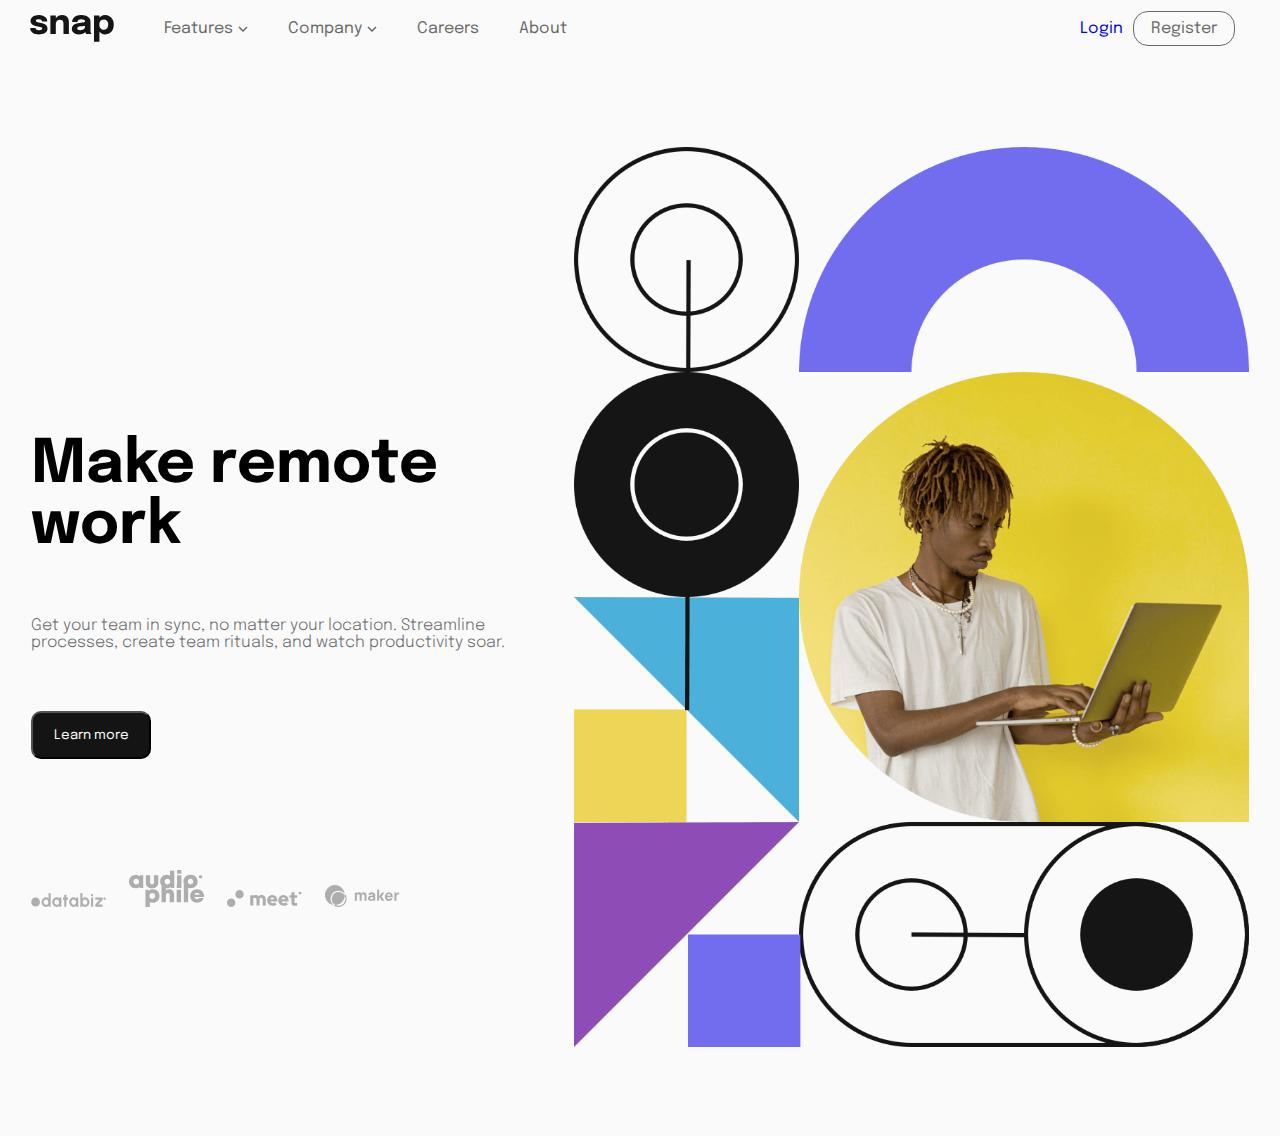
<file: index.html>
<!DOCTYPE html>
<html lang="en">

<head>
  <meta charset="UTF-8" />
  <meta name="viewport" content="width=device-width, initial-scale=1.0" />
  <meta http-equiv="X-UA-Compatible" content="ie=edge" />
  <link rel="stylesheet" href="/css/style.css" />
  <link rel="preconnect" href="https://fonts.googleapis.com">
  <link rel="preconnect" href="https://fonts.gstatic.com" crossorigin>
  <link href="https://fonts.googleapis.com/css2?family=Epilogue:wght@500;700&display=swap" rel="stylesheet">
  <link rel="shortcut icon" href="/dist/img/favicon.ico" type="image/x-icon" />


  <title>Awoyemi Patrick</title>
</head>

<body>
  <header class="navbar">
    <img class="logo" src="images/logo.svg" alt="snap logo" />


    <nav>

      <!-- <div class="nav-links"> -->
      <div class="features">
        <a class="nav-link" href="#">Features <img src="images/icon-arrow-down.svg" class="icon-arrow" /></a>
        <!-- dropdown content -->
        <ul class="features-dropdown hide-content">
          <li class="dropdown-items">
            <img src="images/icon-todo.svg" alt="todo icon" /><a href="#" class="dropdown-item">Todo List</a>
          </li>
          <li class="dropdown-items">
            <img src="images/icon-calendar.svg" alt="calendar icon" /><a href="#" class="dropdown-item">Calendar</a>
          </li>
          <li class="dropdown-items">
            <img src="images/icon-reminders.svg" alt="reminders icon" /><a href="#" class="dropdown-item">Reminders</a>
          </li>
          <li class="dropdown-items">
            <img src="images/icon-planning.svg" alt="planning icon" /><a href="#" class="dropdown-item">Planning</a>
          </li>
        </ul>
      </div>

      <div class="company">
        <a class="nav-link" href="#">Company <img src="images/icon-arrow-down.svg" class="icon-arrow" /></a>

        <ul class="company-dropdown hide-content">
          <li class="dropdown-items"><a href="#" class="dropdown-item">History</a></li>
          <li class="dropdown-items"><a href="#" class="dropdown-item">Our team</a></li>
          <li class="dropdown-items"><a href="#" class="dropdown-item">Blog</a></li>
        </ul>
      </div>
      <ul class="nav-links">
        <li><a class="nav-link" href="#">Careers</a></li>
        <li><a class="nav-link" href="#">About</a></li>
      </ul>
      <ul class="right">
        <li><a class="nav-right" href="#">Login</a></li>
        <li><a class="nav-right register-btn" href="#">Register</a></li>
      </ul>

      <!-- </div> -->
    </nav>
    <div class="menu-btn">
      <span class="menu-btn__burger"></span>
    </div>
  </header>

  <div class="row">
    <div class="colmn-1">
      <div class="colmn-1-content">
        <h1>Make remote work</h1>
        <p>Get your team in sync, no matter your location. Streamline processes,
          create team rituals, and watch productivity soar.</p>
        <button>Learn more</button>
      </div>

      <div class="clients">
        <img src="/images/client-databiz.svg" alt="databiz">
        <img src="/images/client-audiophile.svg" alt="audiophile">
        <img src="/images/client-meet.svg" alt="meet">
        <img src="/images/client-maker.svg" alt="maker">
      </div>
    </div>
    <div class="colmn-2">
      <img src="/images/image-hero-desktop.png" alt="image-hero-desktop" class="desktop">
      <img src="/images/image-hero-mobile.png" alt="image-hero-mobile" class="mobile">
    </div>
  </div>


  <!-- <script src="https://kit.fontawesome.com/6d2ea823d0.js"></script> -->
  <script src="/script.js"></script>
</body>

</html>
</file>
<file: css/style.css>
:root {
    --almost-white: hsl(0, 0%, 98%);
    --medium-gray: hsl(0, 0%, 41%);
    --almost-black: hsl(0, 0%, 8%);
}

* {
    font-family: 'Epilogue', sans-serif;
    box-sizing: border-box;
    padding: 0;
    margin: 0;
}


html {
    font-size: 62.5%;
}

body {
    font-family: 'Epilogue', sans-serif;
    background-color: var(--almost-white);
    overflow-x: hidden;
}

.menu-btn {
    position: absolute;
    position: fixed;
    z-index: 1;
    right: 1rem;
    top: 1rem;
    height: 20px;
    width: 28px;
    cursor: pointer;
    transition: all 0.5s ease-in-out;
    visibility: hidden;
}

.menu-btn__burger {
    position: absolute;
    right: 0;
    top: 0.5rem;
    width: 24px;
    height: 3px;
    background: black;
    transition: all 0.5s ease-in-out;
}

.menu-btn__burger::before {
    content: "";
    position: absolute;
    top: -8px;
    width: 26px;
    height: 3px;
    background: black;
    transition: all 0.5s ease-in-out;
}

.menu-btn__burger::after {
    content: "";
    position: absolute;
    top: 8px;
    width: 22px;
    height: 3px;
    background: black;
    transition: all 0.5s ease-in-out;
}

.menu-btn__burger.open {
    transform: rotate(720deg);
    background: transparent;
}

.menu-btn__burger.open::before {
    transform: rotate(45deg) translate(5px, 8px);
}

.menu-btn__burger.open::after {
    width: 28px;
    transform: rotate(-45deg) translate(3px, -7px);
}


.navbar {
    width: 100%;
    margin: 1.5rem 3rem;
    font-size: 1.6rem;
    display: flex;
    align-items: center;
}

nav {
    display: flex;
    flex-grow: 1;
    margin-left: 3rem
}

.nav-links {
    margin: ;
    display: flex;
    align-items: center;
    justify-items: center;
}

.nav-link {
    display: flex;
    align-items: center;
    margin: 0 2rem;
    gap: 5px;
    text-decoration: none;
    color: var(--medium-gray);
}

.nav-links {
    list-style-type: none;
    display: flex;

}

.nav-link:hover,
.nav-link:active {
    color: var(--almost-black);
    transition: 0.4s;
}

.right {
    margin-left: auto;
    margin-right: 2.5rem;
    display: flex;
    justify-content: flex-end;
    list-style-type: none;
}

.right .nav-right {
    padding: 0 1rem;
    text-decoration: none;
}

.right .register-btn {
    border: 1px solid;
    padding: .5em 1.7rem;

}

.register-btn {
    color: var(--medium-gray);
    background-color: var(--almost-white);
    border: 1px solid var(--medium-gray);
    cursor: pointer;
    border-radius: 15px;
    width: 100px;
    padding: 1rem;
    margin-right: 5rem;
    cursor: pointer;
}

.register-btn:hover,
.register-btn:active {
    border-color: var(--almost-black);
    color: var(--almost-black);
    transition: 0.4s;
}

.features,
.company {
    position: relative;
}

.features-dropdown,
.company-dropdown {
    z-index: 100;
    list-style-type: none;
    position: absolute;
    display: flex;
    flex-direction: column;
    gap: 2rem;
    color: var(--medium-gray);
    background-color: #fff;
    padding: 1.8rem;
    border-radius: 1.5rem;
    box-shadow: 0px 10px 10px 1px rgba(0, 0, 0, 0.2);
    transition: opacity 0.25s;
    opacity: 1;
}


.features-dropdown {
    left: -25%;
    transform: translate(-30%, 8%);
}

.company-dropdown {
    transform: translateY(8%);
    min-width: 12rem;
}

.dropdown-items {
    display: flex;
    gap: 2rem;
}

.dropdown-item {
    text-decoration: none;
    font-size: 15px;
    color: var(--medium-gray);
}

.dropdown-item:hover,
.dropdown-item:active {
    color: var(--almost-black);
}

.hide-content {
    opacity: 0;
    transition: opacity 0.25s;
}


/**      Main     **/

.row {
    display: flex;
    justify-content: space-evenly;
    align-items: center;
    padding: 7% 0;
}

.colmn-1 {
    position: relative;
    display: flex;
    justify-content: center;
    flex-direction: column;
    flex-basis: 40%;
    /* padding-left: 9.5%; */
}

.colmn-1 h1 {
    font-size: 60px;
}

.colmn-1 p {
    font-size: 16px;
    color: var(--medium-gray);
    font-weight: 300;
    padding: 2rem 0;
    margin: 4rem 0;
}

button {
    width: 120px;
    padding: 1.5rem;
    border-radius: 10px;
    background: var(--almost-black);
    color: var(--almost-white);
    transition: .5s;
}

button:hover {
    color: var(--almost-black);
    background: var(--almost-white);
}

.clients {
    position: absolute;
    bottom: -15rem;
}

.clients img {
    margin-right: 2rem;
    width: 75px;
}

.colmn-2 {
    display: flex;
    justify-content: center;
    align-items: center;
    flex-basis: 60%
    width: 100%;
    height: auto;
}

.desktop {
    display: initial;
}
.mobile {
    display: none;
}

 .colmn-2 .desktop {
    width: 100%;
    height: 100vh;
    
}



@media screen and (max-width: 769px) {
    .row {
        display: flex;
        flex-direction: column-reverse;
        align-items: center;
        justify-content: center;
        text-align: center;
       
    }


    .menu-btn {
        z-index: 10;
        visibility: visible;
    }

    nav {
        margin-top: 0;
        visibility: hidden;
    }

    nav.open {
        visibility: visible;
    }


    nav {
        display: flex;
        position: fixed;
        z-index: 10;
        flex-flow: column;
        align-items: center;
        margin-top: 25rem;
        justify-content: center;
        height: 100vh;
        width: -100%;
        background: var(--almost-white);
        list-style-type: none;
        transform: translateX(100%);
        transition: all 0.5s ease-in-out;
    }

    nav .nav-links.open {
        transform: translateX(0);
    }

    nav .menu-nav__item {
        transform: translateX(100vw);
        transition: all 0.5s ease-in-out;
    }

    nav .menu-nav__item.open {
        transform: translateX(0);
    }

    nav .nav-links{
        margin-bottom: 3.5rem;
    }

    .nav-links {
        list-style-type: none;
        display: block;

    }

    .right {
        display: flex;
        display: inline-block;
        align-items: center;
        justify-content: center;
        text-align: center;
    }

    .right .nav-link {
        text-align: center;

    }

    .right .register-btn {
        display: inline-block;
        text-align: center;
        margin-left: 5rem;
        margin-top: 2rem;
        width: 150px;
    }
    

    nav .nav-links {
        padding: 2rem 0;
        display: inline-block;
        font-size: 2rem;
        text-transform: uppercase;
        padding: 2rem 0;
        transition: all 0.5s ease-in-out;
    }
    
    .colmn-1 {
        display: flex;
        align-items: center;
        justify-content: center;
        position: relative;
        
    }

    .colmn-1 h1 {
        font-size: 36px;
        padding: 0;
        margin: 0;
    }
    .colmn-1 p {
        font-size: 16px;
        font-weight: 100;
        padding: 0;
        margin: 2.5rem 1.5rem;
        line-height: 2.5rem;
    }

    .colmn-2 {
        margin-bottom: 5rem;
        
    }

    .colmn-2 .desktop {
        display: none;

    }
   .colmn-2 .mobile {
        display: initial;
        width: 100%;
        height: auto;
    }
    .clients {
        text-align: center;
        bottom: -40%;
        border: 1px solid; /*Reminder: Adjust to the center */
    }
    
    .clients img {
        width: 70px;
        padding: 1%;
        align-items: center;
    }
    
}
</file>
